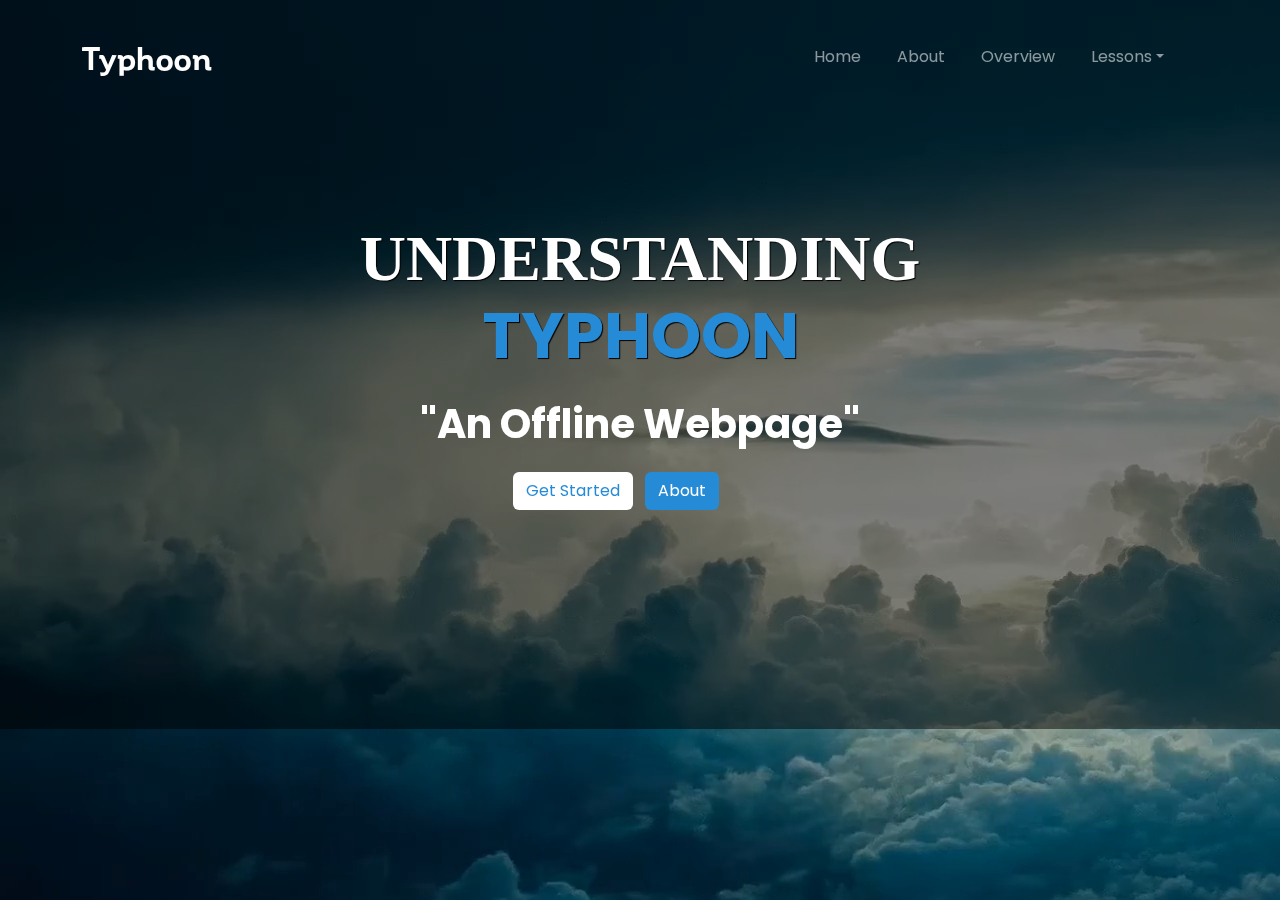
<file: index.html>
<!DOCTYPE html>
<html lang="en">
  <head>
    <meta charset="utf-8" />
    <meta name="viewport" content="width=device-width, initial-scale=1" />
    <title>Home | Typhoon</title>
    <link
      rel="stylesheet"
      href="https://cdnjs.cloudflare.com/ajax/libs/animate.css/4.1.1/animate.min.css"
    />
    <link
      href="https://cdn.jsdelivr.net/npm/bootstrap@5.3.3/dist/css/bootstrap.min.css"
      rel="stylesheet"
      integrity="sha384-QWTKZyjpPEjISv5WaRU9OFeRpok6YctnYmDr5pNlyT2bRjXh0JMhjY6hW+ALEwIH"
      crossorigin="anonymous"
    />
    <link rel="stylesheet" href="./styles/styles.css" />
  </head>
  <body>
    <video autoplay muted loop class="video-background">
      <source src="./vids/backgroundvideo.mp4" type="video/mp4" />
    </video>

    <div class="overlay">
      <nav class="navbar navbar-expand-lg navbar-dark bg-transparent">
        <div class="container-lg">
          <!-- LOGO -->
          <a class="navbar-brand fs-2 fw-bold logo" href="./">Typhoon</a>

          <!-- TOGGLE BTN -->
          <button
            class="navbar-toggler shadow-none border-0"
            type="button"
            data-bs-toggle="offcanvas"
            data-bs-target="#offcanvasNavbar"
            aria-controls="offcanvasNavbar"
            aria-label="Toggle navigation"
          >
            <span class="navbar-toggler-icon"></span>
          </button>

          <!-- SIDEBAR -->
          <div
            class="sidebar offcanvas offcanvas-start"
            tabindex="-1"
            id="offcanvasNavbar"
            aria-labelledby="offcanvasNavbarLabel"
          >
            <!-- SIDEBAR HEADER -->
            <div class="offcanvas-header text-white border-bottom">
              <h5
                class="offcanvas-title logo text-white"
                id="offcanvasNavbarLabel"
              >
                Typhoon
              </h5>
              <button
                type="button"
                class="btn-close btn-close-white"
                data-bs-dismiss="offcanvas"
                aria-label="Close"
              ></button>
            </div>
            <!-- SIDEBAR BODY -->
            <div class="offcanvas-body text-center">
              <ul class="navbar-nav justify-content-end fs-1 flex-grow-1 pe-3">
                <li class="nav-item">
                  <a class="nav-link social-link" href="./">Home</a>
                </li>
                <li class="nav-item">
                  <a class="nav-link social-link" href="./about.html">About</a>
                </li>
                <li class="nav-item">
                  <a class="nav-link social-link" href="./overview.html"
                    >Overview</a
                  >
                </li>
                <li class="nav-item dropdown">
                  <a
                    class="nav-link social-link dropdown-toggle"
                    href="#"
                    role="button"
                    data-bs-toggle="dropdown"
                    aria-expanded="false"
                    >Lessons</a
                  >
                  <ul class="dropdown-menu">
                    <li>
                      <a
                        class="dropdown-hover dropdown-item"
                        href="./lessonone.html"
                        >Lesson 1</a
                      >
                    </li>
                    <li>
                      <a
                        class="dropdown-hover dropdown-item"
                        href="./lessontwo.html"
                        >Lesson 2</a
                      >
                    </li>
                    <li>
                      <a
                        class="dropdown-hover dropdown-item"
                        href="./lessonthree.html"
                        >Lesson 3</a
                      >
                    </li>
                  </ul>
                </li>
              </ul>
            </div>
          </div>
        </div>
      </nav>

      <!-- HEADER  -->
      <section class="header-main">
        <div class="container-lg header-container text-white">
          <div class="row d-flex justify-content-center align-items-center">
            <div class="col-lg-7 text-lg-center">
              <h1
                class="animate__animated animate__fadeInLeft animate__delay-0.5s header-title fw-bold display-3"
              >
                UNDERSTANDING <span class="span-title-color-sd">TYPHOON</span>
              </h1>

              <h2
                class="animate__animated animate__fadeInLeft animate__delay-0.5s header-description my-4 header-tagline fw-bold fs-1"
              >
                "An Offline Webpage"
              </h2>

              <div
                class="animate__animated animate__fadeInLeft animate__delay-0.5s button-nav"
              >
                <a class="btn btn-started me-2" href="./quiz.html"
                  >Get Started</a
                >
                <a class="btn btn-about me-5" href="./about.html#about"
                  >About</a
                >
              </div>
            </div>
          </div>
        </div>
      </section>
    </div>

    <script
      src="https://cdn.jsdelivr.net/npm/bootstrap@5.3.3/dist/js/bootstrap.bundle.min.js"
      integrity="sha384-YvpcrYf0tY3lHB60NNkmXc5s9fDVZLESaAA55NDzOxhy9GkcIdslK1eN7N6jIeHz"
      crossorigin="anonymous"
    ></script>
  </body>
</html>
</file>
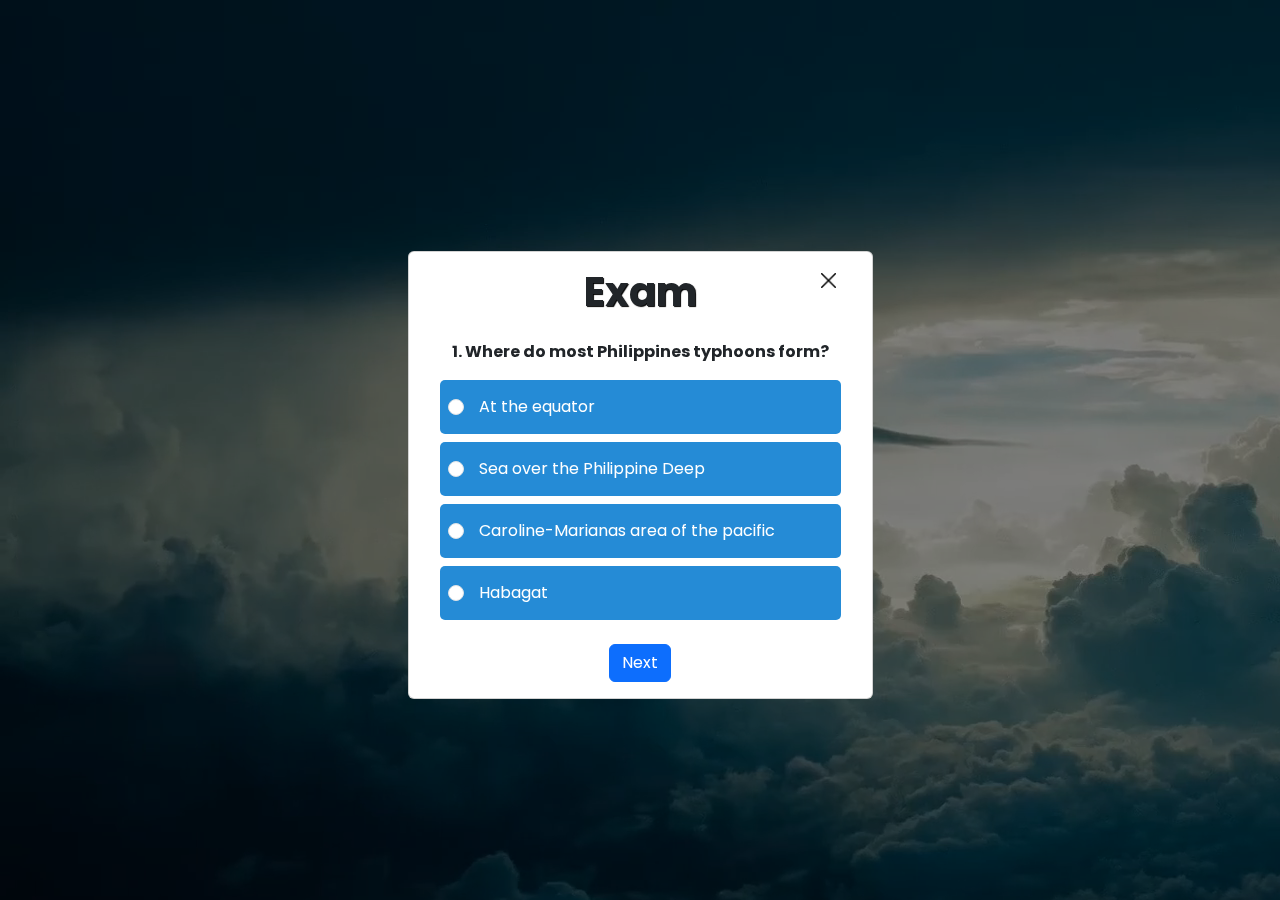
<file: exam.html>
<!DOCTYPE html>
<html lang="en">
  <head>
    <meta charset="UTF-8" />
    <meta name="viewport" content="width=device-width, initial-scale=1.0" />
    <title>Exam | Typhoon</title>
    <link
      rel="stylesheet"
      href="https://cdnjs.cloudflare.com/ajax/libs/animate.css/4.1.1/animate.min.css"
    />
    <link
      rel="stylesheet"
      href="https://stackpath.bootstrapcdn.com/bootstrap/4.5.2/css/bootstrap.min.css"
    />
    <link
      href="https://cdn.jsdelivr.net/npm/bootstrap@5.3.3/dist/css/bootstrap.min.css"
      rel="stylesheet"
      integrity="sha384-QWTKZyjpPEjISv5WaRU9OFeRpok6YctnYmDr5pNlyT2bRjXh0JMhjY6hW+ALEwIH"
      crossorigin="anonymous"
    />

    <link rel="stylesheet" href="./styles/styles.css" />
  </head>
  <body>
    <video autoplay muted loop class="video-background">
      <source src="./vids/backgroundvideo.mp4" type="video/mp4" />
    </video>
    <div
      class="animate__animated animate__pulse animate__delay-0.5s overlay h-100"
    >
      <div
        class="wrapper w-100 h-100 d-flex justify-content-center align-items-center"
      >
        <div class="container">
          <div class="card col-12 col-md-7 col-lg-5">
            <div class="card-body">
              <div class="header-title">
                <h1 class="card-title text-center fw-bold">Exam</h1>
                <a href="./lessonthree.html"
                  ><img class="close-icon" src="./icons/close.png" alt=""
                /></a>
              </div>
              <div id="question" class="text-center fw-bold py-3"></div>
              <div id="options"></div>
              <div
                id="checkAnswer"
                class="reveal-answer bg-success text-center text-white p-2 mx-auto"
                style="display: none"
              ></div>

              <div class="btns d-flex justify-content-between">
                <button
                  type="button"
                  id="nextButton"
                  class="btn btn-primary mt-3 d-block mx-auto"
                >
                  Next
                </button>
                <button
                  type="button"
                  id="tryAgainBtn"
                  class="btn btn-success mt-3 mx-auto"
                  style="display: none"
                >
                  Try again
                </button>
              </div>

              <div
                id="score"
                class="reveal-score text-center text-black p-2 mx-auto fs-4 mt-4"
                style="display: none"
              ></div>
            </div>
          </div>
        </div>
      </div>
    </div>

    <!-- MODAL -->
    <script src="./animate.js"></script>
    <script src="./exam.js"></script>
    <script
      src="https://cdn.jsdelivr.net/npm/bootstrap@5.3.3/dist/js/bootstrap.bundle.min.js"
      integrity="sha384-YvpcrYf0tY3lHB60NNkmXc5s9fDVZLESaAA55NDzOxhy9GkcIdslK1eN7N6jIeHz"
      crossorigin="anonymous"
    ></script>
  </body>
</html>
</file>
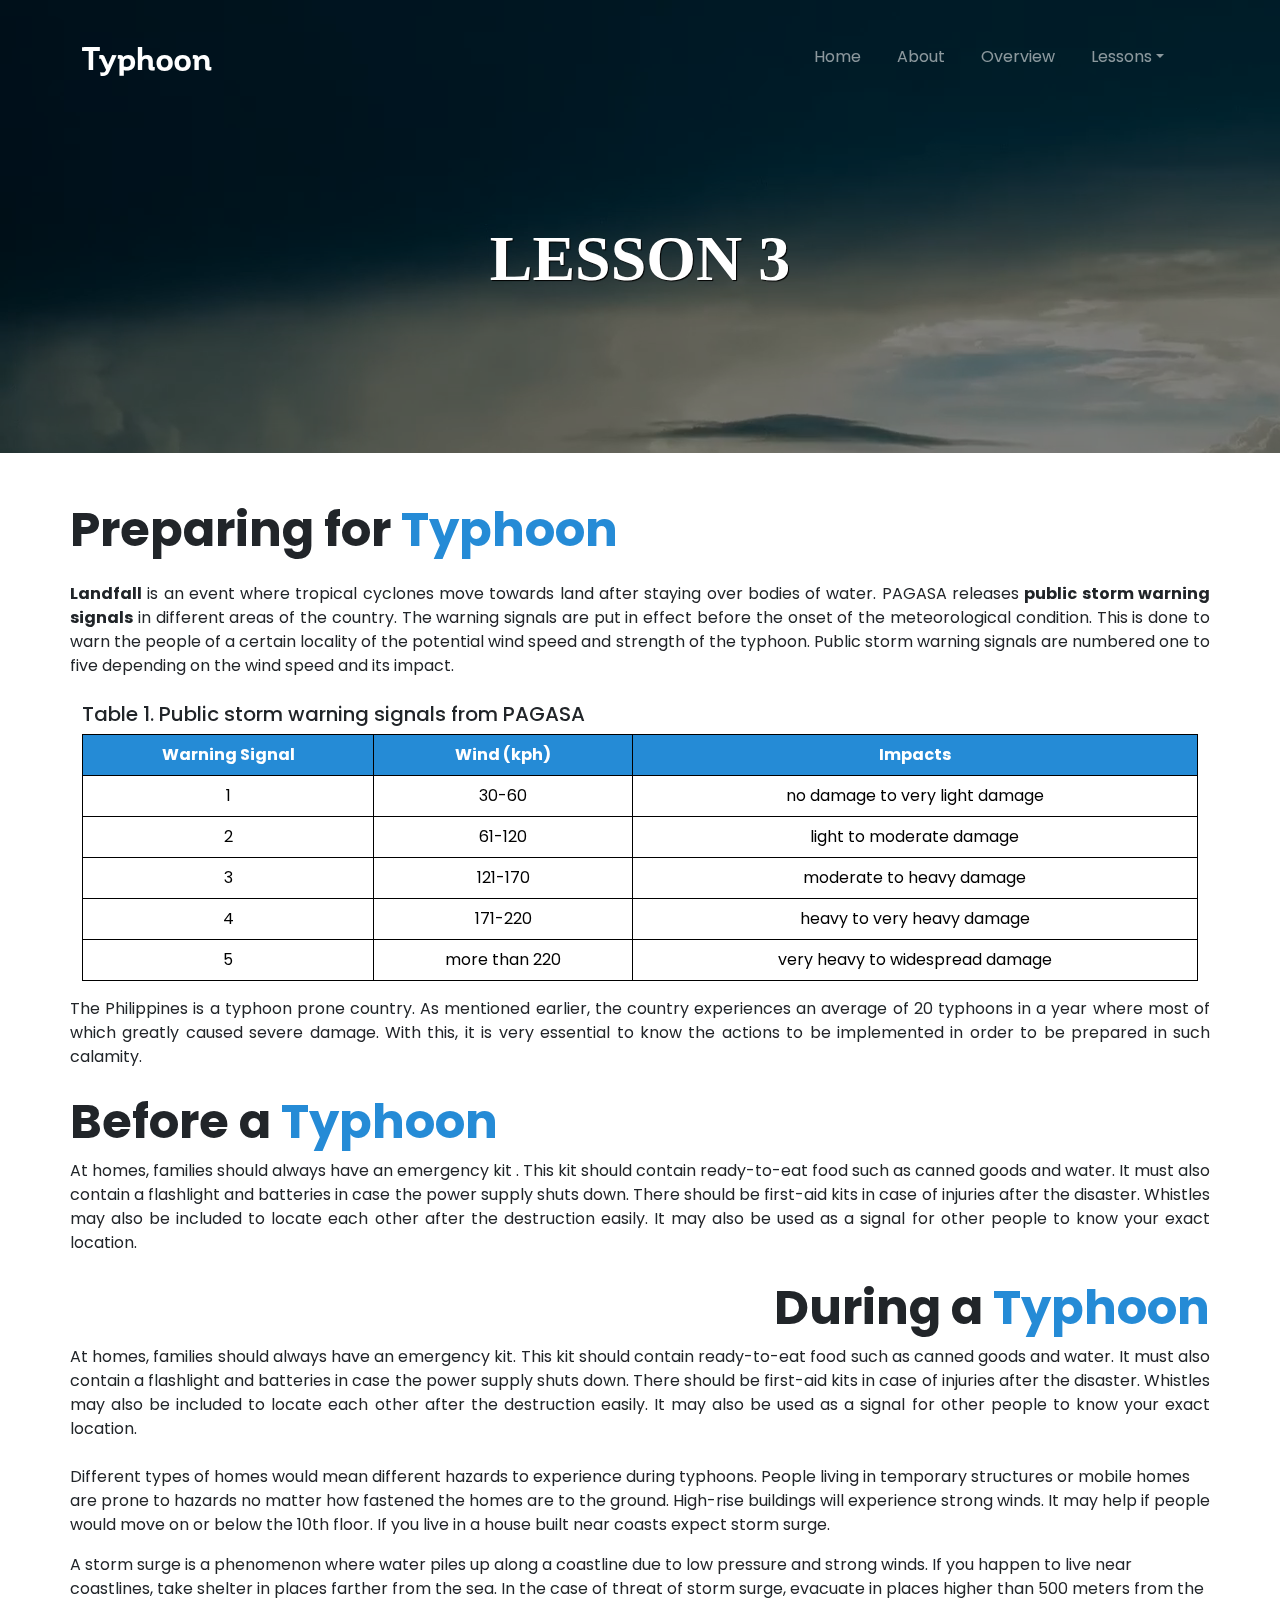
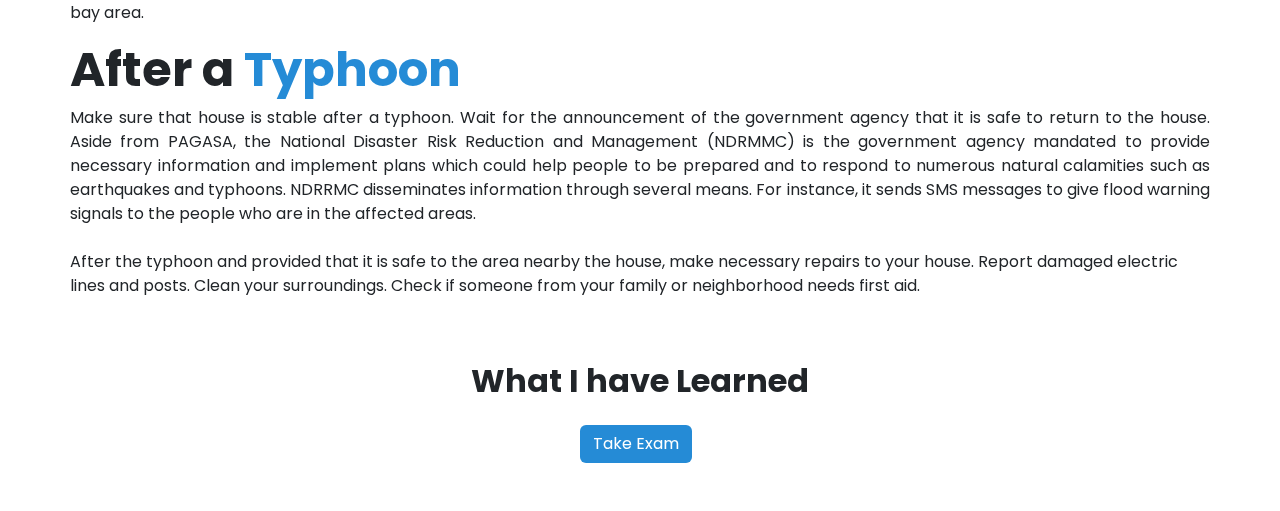
<file: lessonthree.html>
<!DOCTYPE html>
<html lang="en">
  <head>
    <meta charset="utf-8" />
    <meta name="viewport" content="width=device-width, initial-scale=1" />
    <title>About | Typhoon</title>
    <link
      rel="stylesheet"
      href="https://cdnjs.cloudflare.com/ajax/libs/animate.css/4.1.1/animate.min.css"
    />
    <link
      href="https://cdn.jsdelivr.net/npm/bootstrap@5.3.3/dist/css/bootstrap.min.css"
      rel="stylesheet"
      integrity="sha384-QWTKZyjpPEjISv5WaRU9OFeRpok6YctnYmDr5pNlyT2bRjXh0JMhjY6hW+ALEwIH"
      crossorigin="anonymous"
    />
    <link rel="stylesheet" href="./styles/styles.css" />
  </head>
  <body>
    <video autoplay muted loop class="video-background">
      <source src="./vids/backgroundvideo.mp4" type="video/mp4" />
    </video>

    <div class="overlay">
      <nav class="navbar navbar-expand-lg navbar-dark bg-transparent">
        <div class="container-lg">
          <!-- LOGO -->
          <a class="navbar-brand fs-2 fw-bold logo" href="./">Typhoon</a>

          <!-- TOGGLE BTN -->
          <button
            class="navbar-toggler shadow-none border-0"
            type="button"
            data-bs-toggle="offcanvas"
            data-bs-target="#offcanvasNavbar"
            aria-controls="offcanvasNavbar"
            aria-label="Toggle navigation"
          >
            <span class="navbar-toggler-icon"></span>
          </button>

          <!-- SIDEBAR -->
          <div
            class="sidebar offcanvas offcanvas-start"
            tabindex="-1"
            id="offcanvasNavbar"
            aria-labelledby="offcanvasNavbarLabel"
          >
            <!-- SIDEBAR HEADER -->
            <div class="offcanvas-header text-white border-bottom">
              <h5
                class="offcanvas-title logo text-white"
                id="offcanvasNavbarLabel"
              >
                Typhoon
              </h5>
              <button
                type="button"
                class="btn-close btn-close-white"
                data-bs-dismiss="offcanvas"
                aria-label="Close"
              ></button>
            </div>
            <!-- SIDEBAR BODY -->
            <div class="offcanvas-body">
              <ul class="navbar-nav justify-content-end fs-1 flex-grow-1 pe-3">
                <li class="nav-item">
                  <a class="nav-link social-link" href="./">Home</a>
                </li>
                <li class="nav-item">
                  <a class="nav-link social-link" href="./about.html">About</a>
                </li>
                <li class="nav-item">
                  <a class="nav-link social-link" href="./overview.html"
                    >Overview</a
                  >
                </li>
                <li class="nav-item dropdown">
                  <a
                    class="nav-link social-link dropdown-toggle"
                    href="#"
                    role="button"
                    data-bs-toggle="dropdown"
                    aria-expanded="false"
                    >Lessons</a
                  >
                  <ul class="dropdown-menu">
                    <li>
                      <a
                        class="dropdown-hover dropdown-item"
                        href="./lessonone.html"
                        >Lesson 1</a
                      >
                    </li>
                    <li>
                      <a
                        class="dropdown-hover dropdown-item"
                        href="./lessontwo.html"
                        >Lesson 2</a
                      >
                    </li>
                    <li>
                      <a
                        class="dropdown-hover dropdown-item"
                        href="./lessonthree.html"
                        >Lesson 3</a
                      >
                    </li>
                  </ul>
                </li>
              </ul>
            </div>
          </div>
        </div>
      </nav>

      <!-- HEADER  -->
      <section
        class="header d-flex justify-content-center align-items-center d-lg-flex justify-content-center align-items-center"
      >
        <div class="container-lg header-container">
          <div class="row d-lg-flex justify-content-center">
            <div class="col-lg-7 text-lg-center">
              <h1 class="header-title fw-bold display-3 text-white">
                LESSON 3
              </h1>
            </div>
          </div>
        </div>
      </section>
    </div>

    <section class="content about-content" id="about">
      <div class="wrapper bg-white">
        <div class="container-lg">
          <div class="row">
            <div class="col px-4 pt-5 p-lg-0 pt-lg-5">
              <div class="wrapper">
                <h2 class="content-title fw-bold display-5">
                  Preparing for <span class="span-title-color">Typhoon</span>
                </h2>
                <p
                  class="animate__animated animated-element about-description my-4"
                >
                  <strong>Landfall</strong> is an event where tropical cyclones
                  move towards land after staying over bodies of water. PAGASA
                  releases <strong>public storm warning signals</strong> in
                  different areas of the country. The warning signals are put in
                  effect before the onset of the meteorological condition. This
                  is done to warn the people of a certain locality of the
                  potential wind speed and strength of the typhoon. Public storm
                  warning signals are numbered one to five depending on the wind
                  speed and its impact.
                </p>
              </div>
            </div>
          </div>
          <div class="row">
            <div class="col">
              <div class="caption">
                <h5>Table 1. Public storm warning signals from PAGASA</h5>
              </div>
              <table class="table text-center border border-black">
                <thead>
                  <tr>
                    <th
                      class="border border-black border-end thead-tb-bg"
                      style="background-color: #258bd6; color: #fff"
                    >
                      Warning Signal
                    </th>
                    <th
                      class="border border-black border-end"
                      style="background-color: #258bd6; color: #fff"
                    >
                      Wind (kph)
                    </th>
                    <th
                      class="border border-black border-end"
                      style="background-color: #258bd6; color: #fff"
                    >
                      Impacts
                    </th>
                  </tr>
                </thead>
                <tbody>
                  <tr>
                    <td class="border border-black border-end">1</td>
                    <td class="border border-black border-end">30-60</td>
                    <td class="border border-black border-end">
                      no damage to very light damage
                    </td>
                  </tr>
                  <tr>
                    <td class="border border-black border-end">2</td>
                    <td class="border border-black border-end">61-120</td>
                    <td class="border border-black border-end">
                      light to moderate damage
                    </td>
                  </tr>
                  <tr>
                    <td class="border border-black border-end">3</td>
                    <td class="border border-black border-end">121-170</td>
                    <td class="border border-black border-end">
                      moderate to heavy damage
                    </td>
                  </tr>
                  <tr>
                    <td class="border border-black border-end">4</td>
                    <td class="border border-black border-end">171-220</td>
                    <td class="border border-black border-end">
                      heavy to very heavy damage
                    </td>
                  </tr>
                  <tr>
                    <td class="border border-black border-end">5</td>
                    <td class="border border-black border-end">
                      more than 220
                    </td>
                    <td class="border border-black border-end">
                      very heavy to widespread damage
                    </td>
                  </tr>
                </tbody>
              </table>
            </div>
          </div>
          <div class="row">
            <div class="col px-4 p-lg-0">
              <div class="wrapper">
                <p
                  class="animate__animated animated-element about-description mb-4"
                >
                  The Philippines is a typhoon prone country. As mentioned
                  earlier, the country experiences an average of 20 typhoons in
                  a year where most of which greatly caused severe damage. With
                  this, it is very essential to know the actions to be
                  implemented in order to be prepared in such calamity.
                </p>
                <div class="before">
                  <h2
                    class="content-title fw-bold display-5 text-center text-lg-start"
                  >
                    Before a <span class="span-title-color">Typhoon</span>
                  </h2>
                  <p
                    class="animate__animated animated-element about-description mb-4"
                  >
                    At homes, families should always have an emergency kit .
                    This kit should contain ready-to-eat food such as canned
                    goods and water. It must also contain a flashlight and
                    batteries in case the power supply shuts down. There should
                    be first-aid kits in case of injuries after the disaster.
                    Whistles may also be included to locate each other after the
                    destruction easily. It may also be used as a signal for
                    other people to know your exact location.
                  </p>
                </div>
                <div class="during-typhoon">
                  <h2
                    class="content-title fw-bold display-5 text-center text-lg-end"
                  >
                    During a <span class="span-title-color">Typhoon</span>
                  </h2>
                  <p
                    class="animate__animated animated-element about-description mb-4"
                  >
                    At homes, families should always have an emergency kit. This
                    kit should contain ready-to-eat food such as canned goods
                    and water. It must also contain a flashlight and batteries
                    in case the power supply shuts down. There should be
                    first-aid kits in case of injuries after the disaster.
                    Whistles may also be included to locate each other after the
                    destruction easily. It may also be used as a signal for
                    other people to know your exact location.
                  </p>
                  <p class="animate__animated animated-element">
                    Different types of homes would mean different hazards to
                    experience during typhoons. People living in temporary
                    structures or mobile homes are prone to hazards no matter
                    how fastened the homes are to the ground. High-rise
                    buildings will experience strong winds. It may help if
                    people would move on or below the 10th floor. If you live in
                    a house built near coasts expect storm surge.
                  </p>
                  <p class="animate__animated animated-element">
                    A storm surge is a phenomenon where water piles up along a
                    coastline due to low pressure and strong winds. If you
                    happen to live near coastlines, take shelter in places
                    farther from the sea. In the case of threat of storm surge,
                    evacuate in places higher than 500 meters from the bay area.
                  </p>
                </div>
                <div class="after-typhoon">
                  <h2
                    class="content-title fw-bold display-5 text-center text-lg-start"
                  >
                    After a <span class="span-title-color">Typhoon</span>
                  </h2>
                  <p
                    class="animate__animated animated-element about-description mb-4"
                  >
                    Make sure that house is stable after a typhoon. Wait for the
                    announcement of the government agency that it is safe to
                    return to the house. Aside from PAGASA, the National
                    Disaster Risk Reduction and Management (NDRMMC) is the
                    government agency mandated to provide necessary information
                    and implement plans which could help people to be prepared
                    and to respond to numerous natural calamities such as
                    earthquakes and typhoons. NDRRMC disseminates information
                    through several means. For instance, it sends SMS messages
                    to give flood warning signals to the people who are in the
                    affected areas.
                  </p>
                  <p class="animate__animated animated-element">
                    After the typhoon and provided that it is safe to the area
                    nearby the house, make necessary repairs to your house.
                    Report damaged electric lines and posts. Clean your
                    surroundings. Check if someone from your family or
                    neighborhood needs first aid.
                  </p>
                </div>
              </div>
            </div>
            <div class="col-12 px-4 p-lg-0 my-5 text-center">
              <div class="wrapper">
                <h2 class="content-title fw-bold fs-2 text-center mb-4">
                  What I have Learned
                </h2>
                <a class="btn btn-exam me-2" href="./exam.html">Take Exam</a>
              </div>
            </div>
          </div>
        </div>
      </div>
    </section>
    <script src="./animate.js"></script>
    <script
      src="https://cdn.jsdelivr.net/npm/bootstrap@5.3.3/dist/js/bootstrap.bundle.min.js"
      integrity="sha384-YvpcrYf0tY3lHB60NNkmXc5s9fDVZLESaAA55NDzOxhy9GkcIdslK1eN7N6jIeHz"
      crossorigin="anonymous"
    ></script>
  </body>
</html>
</file>
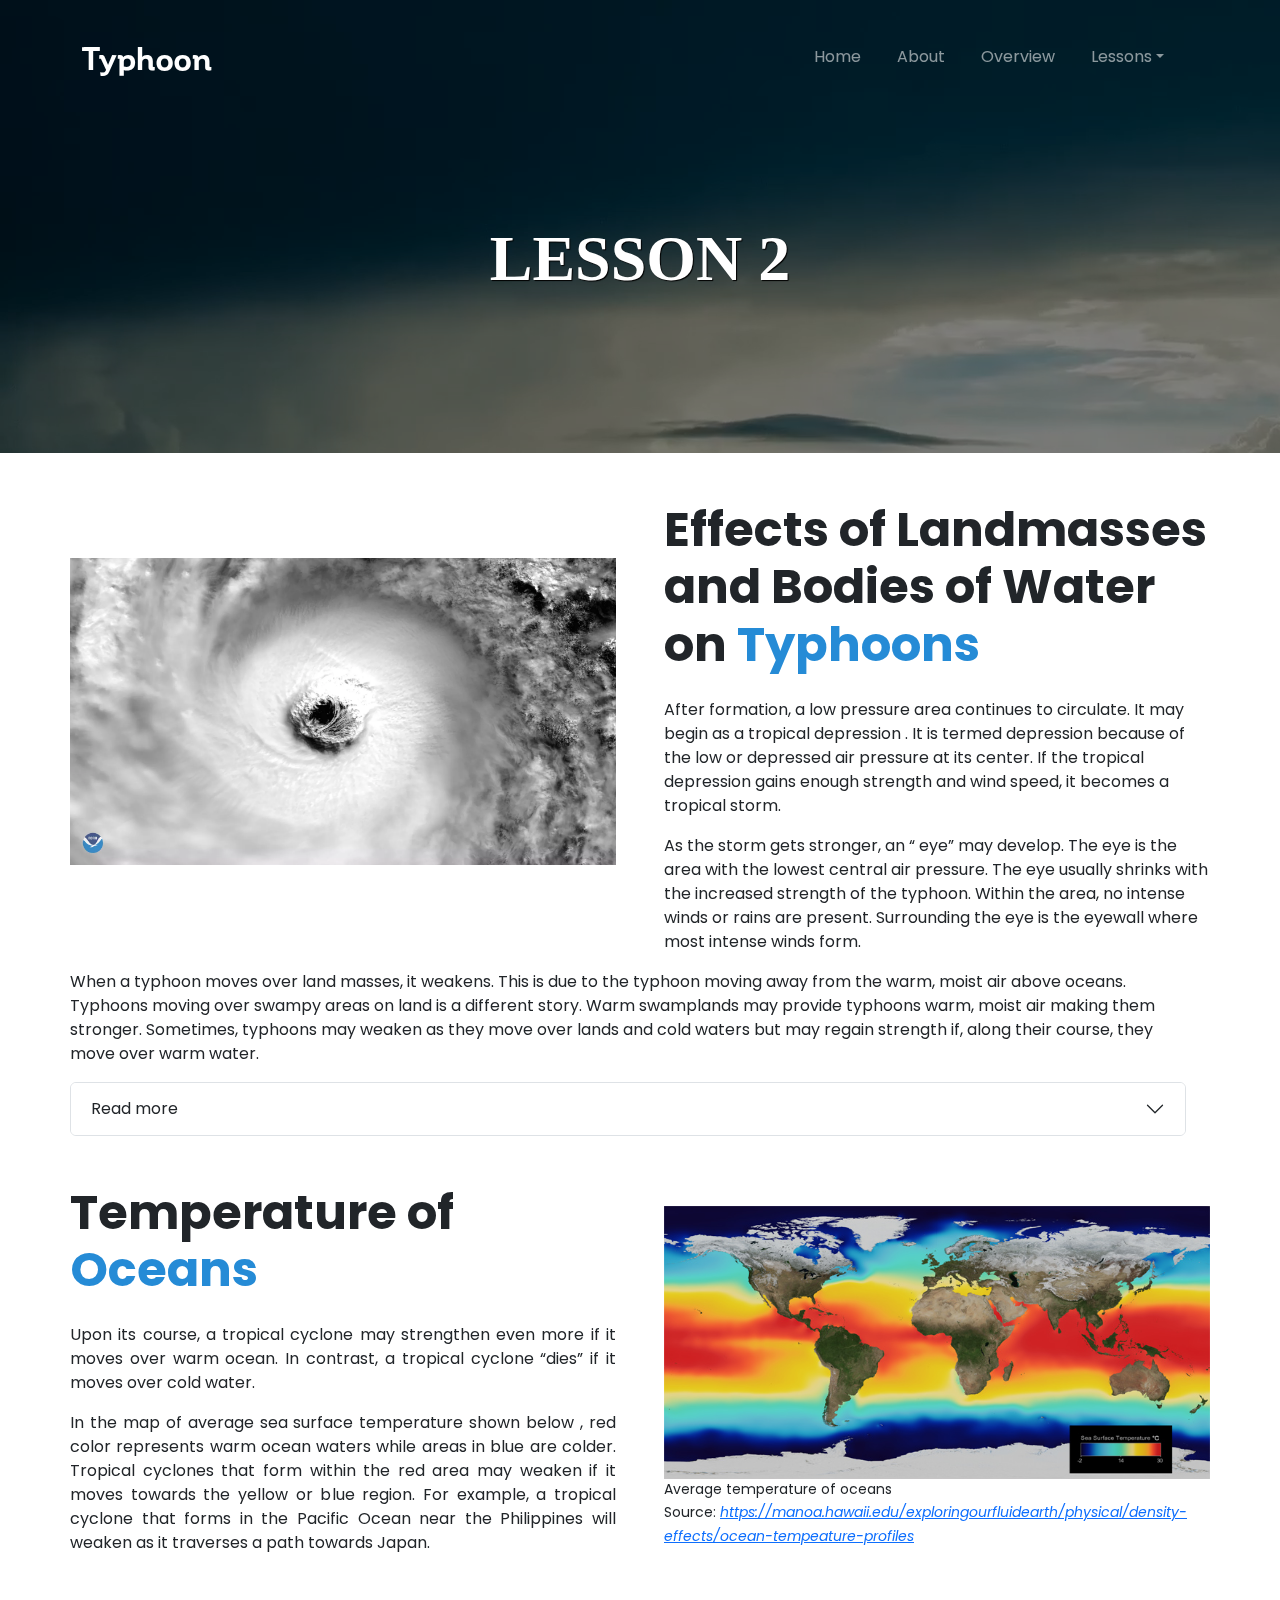
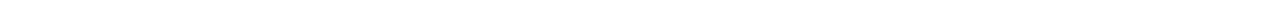
<file: lessontwo.html>
<!DOCTYPE html>
<html lang="en">
  <head>
    <meta charset="utf-8" />
    <meta name="viewport" content="width=device-width, initial-scale=1" />
    <title>About | Typhoon</title>
    <link
      rel="stylesheet"
      href="https://cdnjs.cloudflare.com/ajax/libs/animate.css/4.1.1/animate.min.css"
    />
    <link
      href="https://cdn.jsdelivr.net/npm/bootstrap@5.3.3/dist/css/bootstrap.min.css"
      rel="stylesheet"
      integrity="sha384-QWTKZyjpPEjISv5WaRU9OFeRpok6YctnYmDr5pNlyT2bRjXh0JMhjY6hW+ALEwIH"
      crossorigin="anonymous"
    />
    <link rel="stylesheet" href="./styles/styles.css" />
  </head>
  <body>
    <video autoplay muted loop class="video-background">
      <source src="./vids/backgroundvideo.mp4" type="video/mp4" />
    </video>

    <div class="overlay">
      <nav class="navbar navbar-expand-lg navbar-dark bg-transparent">
        <div class="container-lg">
          <!-- LOGO -->
          <a class="navbar-brand fs-2 fw-bold logo" href="./">Typhoon</a>

          <!-- TOGGLE BTN -->
          <button
            class="navbar-toggler shadow-none border-0"
            type="button"
            data-bs-toggle="offcanvas"
            data-bs-target="#offcanvasNavbar"
            aria-controls="offcanvasNavbar"
            aria-label="Toggle navigation"
          >
            <span class="navbar-toggler-icon"></span>
          </button>

          <!-- SIDEBAR -->
          <div
            class="sidebar offcanvas offcanvas-start"
            tabindex="-1"
            id="offcanvasNavbar"
            aria-labelledby="offcanvasNavbarLabel"
          >
            <!-- SIDEBAR HEADER -->
            <div class="offcanvas-header text-white border-bottom">
              <h5
                class="offcanvas-title logo text-white"
                id="offcanvasNavbarLabel"
              >
                Typhoon
              </h5>
              <button
                type="button"
                class="btn-close btn-close-white"
                data-bs-dismiss="offcanvas"
                aria-label="Close"
              ></button>
            </div>
            <!-- SIDEBAR BODY -->
            <div class="offcanvas-body">
              <ul class="navbar-nav justify-content-end fs-1 flex-grow-1 pe-3">
                <li class="nav-item">
                  <a class="nav-link social-link" href="./">Home</a>
                </li>
                <li class="nav-item">
                  <a class="nav-link social-link" href="./about.html">About</a>
                </li>
                <li class="nav-item">
                  <a class="nav-link social-link" href="./overview.html"
                    >Overview</a
                  >
                </li>
                <li class="nav-item dropdown">
                  <a
                    class="nav-link social-link dropdown-toggle"
                    href="#"
                    role="button"
                    data-bs-toggle="dropdown"
                    aria-expanded="false"
                    >Lessons</a
                  >
                  <ul class="dropdown-menu">
                    <li>
                      <a
                        class="dropdown-hover dropdown-item"
                        href="./lessonone.html"
                        >Lesson 1</a
                      >
                    </li>
                    <li>
                      <a
                        class="dropdown-hover dropdown-item"
                        href="./lessontwo.html"
                        >Lesson 2</a
                      >
                    </li>
                    <li>
                      <a
                        class="dropdown-hover dropdown-item"
                        href="./lessonthree.html"
                        >Lesson 3</a
                      >
                    </li>
                  </ul>
                </li>
              </ul>
            </div>
          </div>
        </div>
      </nav>

      <!-- HEADER  -->
      <section
        class="header d-flex justify-content-center align-items-center d-lg-flex justify-content-center align-items-center"
      >
        <div class="container-lg header-container">
          <div class="row d-lg-flex justify-content-center">
            <div class="col-lg-7 text-lg-center">
              <h1 class="header-title fw-bold display-3 text-white">
                LESSON 2
              </h1>
            </div>
          </div>
        </div>
      </section>
    </div>
    <section class="content lesson2-content">
      <div class="wrapper bg-white">
        <div class="container-lg">
          <div class="row">
            <div class="col-lg-6 my-auto p-lg-0 px-4 pt-4 pe-lg-4">
              <img class="img-fluid" src="./assets/eye.webp" alt="" />
            </div>
            <div
              class="col-lg-6 px-4 pt-5 p-lg-0 ps-lg-4 pt-lg-5 d-lg-flex justify-content-center align-items-center"
            >
              <div class="wrapper">
                <h2 class="content-title fw-bold display-5">
                  Effects of Landmasses and Bodies of Water on
                  <span class="span-title-color">Typhoons</span>
                </h2>
                <div class="lesson2-description mt-4">
                  <p class="animate__animated animated-element">
                    After formation, a low pressure area continues to circulate.
                    It may begin as a tropical depression . It is termed
                    depression because of the low or depressed air pressure at
                    its center. If the tropical depression gains enough strength
                    and wind speed, it becomes a tropical storm.
                  </p>
                  <p class="animate__animated animated-element">
                    As the storm gets stronger, an “ eye” may develop. The eye
                    is the area with the lowest central air pressure. The eye
                    usually shrinks with the increased strength of the typhoon.
                    Within the area, no intense winds or rains are present.
                    Surrounding the eye is the eyewall where most intense winds
                    form.
                  </p>
                </div>
              </div>
            </div>
            <div class="col-12 p-lg-0 px-4 pe-lg-4">
              <p class="animate__animated animated-element">
                When a typhoon moves over land masses, it weakens. This is due
                to the typhoon moving away from the warm, moist air above
                oceans. Typhoons moving over swampy areas on land is a different
                story. Warm swamplands may provide typhoons warm, moist air
                making them stronger. Sometimes, typhoons may weaken as they
                move over lands and cold waters but may regain strength if,
                along their course, they move over warm water.
              </p>
            </div>
            <div
              class="col-12 p-lg-0 px-4 pe-lg-4 accordion"
              id="accordionExample"
            >
              <div class="accordion-item">
                <h2 class="accordion-header">
                  <button
                    class="accordion-button collapsed"
                    type="button"
                    data-bs-toggle="collapse"
                    data-bs-target="#collapseThree"
                    aria-expanded="false"
                    aria-controls="collapseThree"
                  >
                    Read more
                  </button>
                </h2>
                <div
                  id="collapseThree"
                  class="accordion-collapse collapse"
                  data-bs-parent="#accordionExample"
                >
                  <div class="accordion-body">
                    <div class="row">
                      <div
                        class="col-lg-6 px-4 pt-5 p-lg-0 pe-lg-4 d-lg-flex justify-content-center align-items-center"
                      >
                        <div class="wrapper">
                          <h2 class="content-title fw-bold display-5">
                            Rain Shadow Effect
                          </h2>
                          <div class="lesson2-description mt-4">
                            <p class="animate__animated animated-element">
                              Moreover, the presence of landmasses such as
                              mountains and mountain ranges could alter the
                              effect of rainfall in a given area. Rain shadow
                              effect is a phenomenon where one side of the
                              mountain experiences relatively lesser or no
                              amount of precipitation. Topographical features
                              like mountains act as barriers that reduce air
                              moisture in downside areas. Additionally,
                              mountains serve as barricades that hinder
                              precipitation which makes the other side
                              experience little rainfall. The side of the
                              mountain that relatively remains dry is called the
                              leeward side . The side of the mountain where the
                              wind blows and where most of the precipitation
                              goes is called the windward side.
                            </p>
                          </div>
                        </div>
                      </div>
                      <div class="col-lg-6 my-auto p-lg-0 px-4 pt-4 ps-lg-4">
                        <img
                          class="img-fluid"
                          src="./assets/mountain.png"
                          alt=""
                        />
                      </div>
                    </div>
                  </div>
                </div>
              </div>
            </div>
          </div>
          <div class="row">
            <div
              class="col-lg-6 px-4 pt-5 p-lg-0 pe-lg-4 py-lg-5 d-lg-flex justify-content-center align-items-center"
            >
              <div class="wrapper">
                <h2 class="content-title fw-bold display-5">
                  Temperature of <span class="span-title-color">Oceans</span>
                </h2>
                <div class="lesson1-description mt-4">
                  <p class="animate__animated animated-element">
                    Upon its course, a tropical cyclone may strengthen even more
                    if it moves over warm ocean. In contrast, a tropical cyclone
                    “dies” if it moves over cold water.
                  </p>
                  <p class="animate__animated animated-element" class="mb-0">
                    In the map of average sea surface temperature shown below ,
                    red color represents warm ocean waters while areas in blue
                    are colder. Tropical cyclones that form within the red area
                    may weaken if it moves towards the yellow or blue region.
                    For example, a tropical cyclone that forms in the Pacific
                    Ocean near the Philippines will weaken as it traverses a
                    path towards Japan.
                  </p>
                </div>
              </div>
            </div>
            <div class="col-lg-6 my-auto p-lg-0 px-4 pt-4 ps-lg-4 py-lg-5">
              <img class="img-fluid" src="./assets/temperature.jpg" alt="" />
              <small class="d-block">Average temperature of oceans</small>
              <small
                >Source:
                <a
                  class="d-inline fst-italic"
                  class="description"
                  href="https://manoa.hawaii.edu/exploringourfluidearth/physical/density-effects/ocean-tempeature-profiles"
                  >https://manoa.hawaii.edu/exploringourfluidearth/physical/density-effects/ocean-tempeature-profiles
                </a></small
              >
            </div>
          </div>
        </div>
      </div>
    </section>
    <script src="./animate.js"></script>
    <script
      src="https://cdn.jsdelivr.net/npm/bootstrap@5.3.3/dist/js/bootstrap.bundle.min.js"
      integrity="sha384-YvpcrYf0tY3lHB60NNkmXc5s9fDVZLESaAA55NDzOxhy9GkcIdslK1eN7N6jIeHz"
      crossorigin="anonymous"
    ></script>
  </body>
</html>
</file>
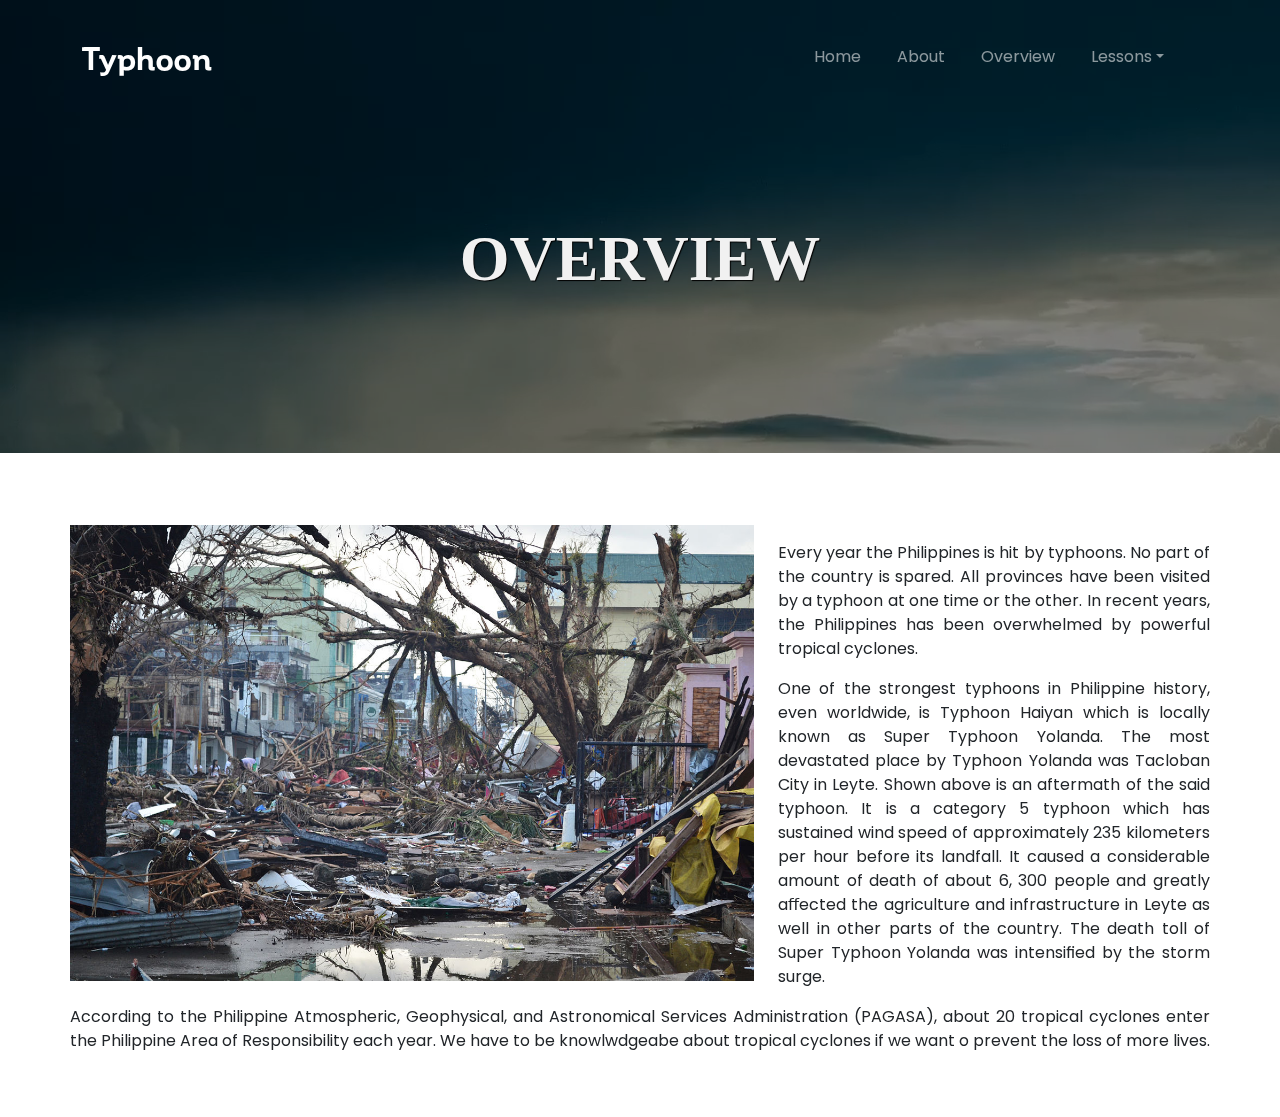
<file: overview.html>
<!DOCTYPE html>
<html lang="en">
  <head>
    <meta charset="utf-8" />
    <meta name="viewport" content="width=device-width, initial-scale=1" />
    <title>Overview | Typhoon</title>
    <link
      rel="stylesheet"
      href="https://cdnjs.cloudflare.com/ajax/libs/animate.css/4.1.1/animate.min.css"
    />
    <link
      href="https://cdn.jsdelivr.net/npm/bootstrap@5.3.3/dist/css/bootstrap.min.css"
      rel="stylesheet"
      integrity="sha384-QWTKZyjpPEjISv5WaRU9OFeRpok6YctnYmDr5pNlyT2bRjXh0JMhjY6hW+ALEwIH"
      crossorigin="anonymous"
    />
    <link rel="stylesheet" href="./styles/styles.css" />
  </head>
  <body>
    <video autoplay muted loop class="video-background">
      <source src="./vids/backgroundvideo.mp4" type="video/mp4" />
    </video>

    <div class="overlay">
      <nav class="navbar navbar-expand-lg navbar-dark bg-transparent">
        <div class="container-lg">
          <!-- LOGO -->
          <a class="navbar-brand fs-2 fw-bold logo" href="./">Typhoon</a>

          <!-- TOGGLE BTN -->
          <buttonS
            class="navbar-toggler shadow-none border-0"
            type="button"
            data-bs-toggle="offcanvas"
            data-bs-target="#offcanvasNavbar"
            aria-controls="offcanvasNavbar"
            aria-label="Toggle navigation"
          >
            <span class="navbar-toggler-icon"></span>
          </buttonS>

          <!-- SIDEBAR -->
          <div
            class="sidebar offcanvas offcanvas-start"
            tabindex="-1"
            id="offcanvasNavbar"
            aria-labelledby="offcanvasNavbarLabel"
          >
            <!-- SIDEBAR HEADER -->
            <div class="offcanvas-header text-white border-bottom">
              <h5
                class="offcanvas-title logo text-white"
                id="offcanvasNavbarLabel"
              >
                Typhoon
              </h5>
              <button
                type="button"
                class="btn-close btn-close-white"
                data-bs-dismiss="offcanvas"
                aria-label="Close"
              ></button>
            </div>
            <!-- SIDEBAR BODY -->
            <div class="offcanvas-body">
              <ul class="navbar-nav justify-content-end fs-1 flex-grow-1 pe-3">
                <li class="nav-item">
                  <a class="nav-link social-link" href="./">Home</a>
                </li>
                <li class="nav-item">
                  <a class="nav-link social-link" href="./about.html">About</a>
                </li>
                <li class="nav-item">
                  <a class="nav-link social-link" href="./overview.html"
                    >Overview</a
                  >
                </li>
                <li class="nav-item dropdown">
                  <a
                    class="nav-link social-link dropdown-toggle"
                    href="#"
                    role="button"
                    data-bs-toggle="dropdown"
                    aria-expanded="false"
                    >Lessons</a
                  >
                  <ul class="dropdown-menu">
                    <li>
                      <a
                        class="dropdown-hover dropdown-item"
                        href="./lessonone.html"
                        >Lesson 1</a
                      >
                    </li>
                    <li>
                      <a
                        class="dropdown-hover dropdown-item"
                        href="./lessontwo.html"
                        >Lesson 2</a
                      >
                    </li>
                    <li>
                      <a
                        class="dropdown-hover dropdown-item"
                        href="./lessonthree.html"
                        >Lesson 3</a
                      >
                    </li>
                  </ul>
                </li>
              </ul>
            </div>
          </div>
        </div>
      </nav>

      <!-- BANNER -->
      <section
        class="header d-flex justify-content-center align-items-center d-lg-flex justify-content-center align-items-center"
      >
        <div class="container-lg header-container">
          <div class="row d-lg-flex justify-content-center">
            <div class="col-lg-7 text-lg-center">
              <h1 class="header-title fw-bold display-3">OVERVIEW</h1>
            </div>
          </div>
        </div>
      </section>
    </div>

    <section class="content overview-content">
      <div class="wrapper bg-white">
        <div class="container-lg">
          <div class="row">
            <div class="col px-4 pt-4 p-lg-0 py-lg-5">
              <div class="overview-main mt-4">
                <img
                  class="w-sm-100-modify w-lg-50-modify float-lg-start me-lg-4 mb-lg-4"
                  src="./assets/tacloban.jpg"
                  alt=""
                />
                <div class="overview-description mt-4">
                  <div class="wrapper pt-3">
                    <p class="animate__animated animated-element">
                      Every year the Philippines is hit by typhoons. No part of
                      the country is spared. All provinces have been visited by
                      a typhoon at one time or the other. In recent years, the
                      Philippines has been overwhelmed by powerful tropical
                      cyclones.
                    </p>
                    <p class="animate__animated animated-element">
                      One of the strongest typhoons in Philippine history, even
                      worldwide, is Typhoon Haiyan which is locally known as
                      Super Typhoon Yolanda. The most devastated place by
                      Typhoon Yolanda was Tacloban City in Leyte. Shown above is
                      an aftermath of the said typhoon. It is a category 5
                      typhoon which has sustained wind speed of approximately
                      235 kilometers per hour before its landfall. It caused a
                      considerable amount of death of about 6, 300 people and
                      greatly aﬀected the agriculture and infrastructure in
                      Leyte as well in other parts of the country. The death
                      toll of Super Typhoon Yolanda was intensiﬁed by the storm
                      surge.
                    </p>
                    <p class="animate__animated animated-element">
                      According to the Philippine Atmospheric, Geophysical, and
                      Astronomical Services Administration (PAGASA), about 20
                      tropical cyclones enter the Philippine Area of
                      Responsibility each year. We have to be knowlwdgeabe about
                      tropical cyclones if we want o prevent the loss of more
                      lives.
                    </p>
                  </div>
                </div>
              </div>
            </div>
          </div>
        </div>
      </div>
    </section>
    <script src="./animate.js"></script>
    <script
      src="https://cdn.jsdelivr.net/npm/bootstrap@5.3.3/dist/js/bootstrap.bundle.min.js"
      integrity="sha384-YvpcrYf0tY3lHB60NNkmXc5s9fDVZLESaAA55NDzOxhy9GkcIdslK1eN7N6jIeHz"
      crossorigin="anonymous"
    ></script>
  </body>
</html>
</file>
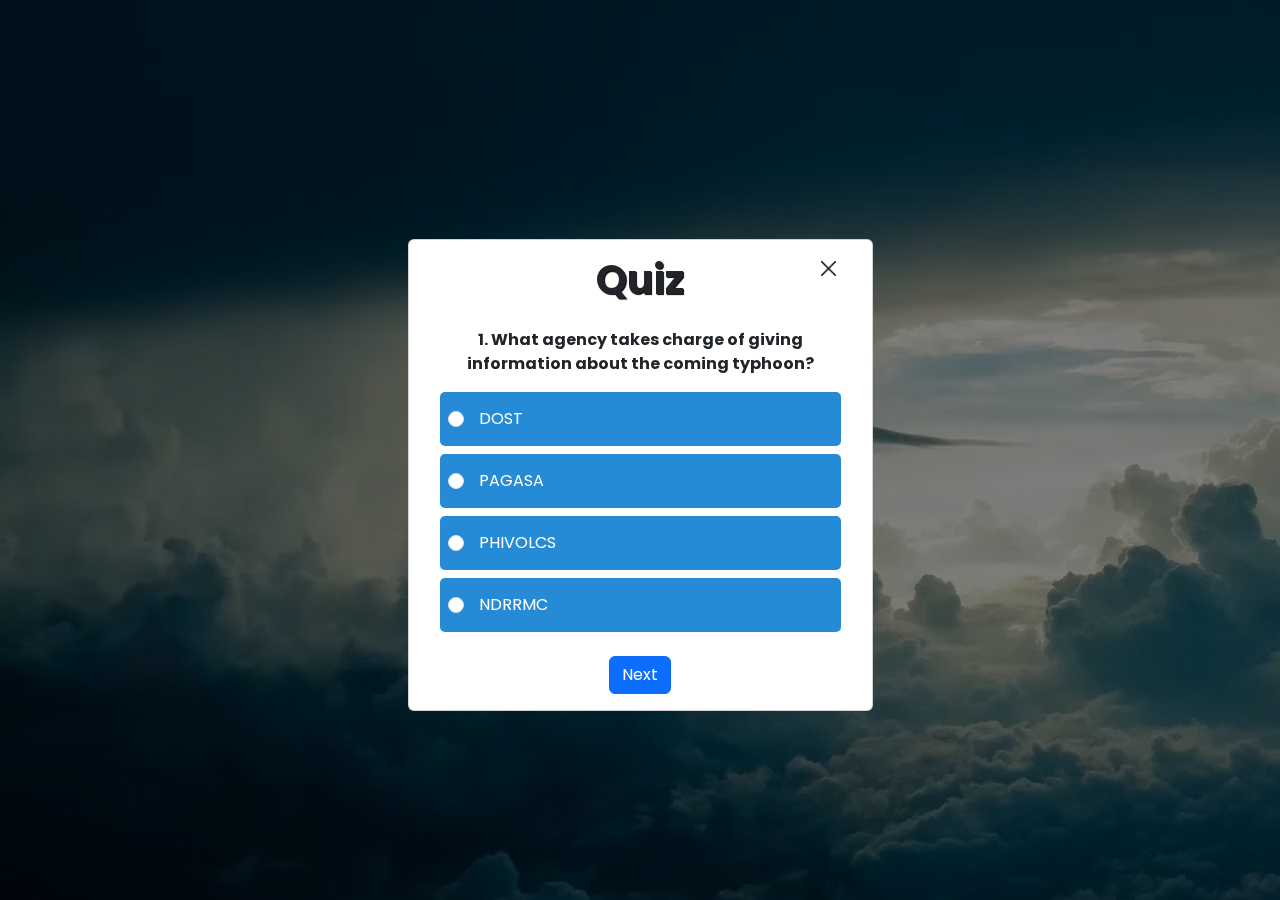
<file: quiz.html>
<!DOCTYPE html>
<html lang="en">
  <head>
    <meta charset="UTF-8" />
    <meta name="viewport" content="width=device-width, initial-scale=1.0" />
    <title>Quiz | Typhoon</title>
    <link
      rel="stylesheet"
      href="https://cdnjs.cloudflare.com/ajax/libs/animate.css/4.1.1/animate.min.css"
    />
    <link
      rel="stylesheet"
      href="https://stackpath.bootstrapcdn.com/bootstrap/4.5.2/css/bootstrap.min.css"
    />
    <link
      href="https://cdn.jsdelivr.net/npm/bootstrap@5.3.3/dist/css/bootstrap.min.css"
      rel="stylesheet"
      integrity="sha384-QWTKZyjpPEjISv5WaRU9OFeRpok6YctnYmDr5pNlyT2bRjXh0JMhjY6hW+ALEwIH"
      crossorigin="anonymous"
    />

    <link rel="stylesheet" href="./styles/styles.css" />
  </head>
  <body>
    <video autoplay muted loop class="video-background">
      <source src="./vids/backgroundvideo.mp4" type="video/mp4" />
    </video>
    <div
      class="animate__animated animate__pulse animate__delay-0.5s overlay h-100"
    >
      <div
        class="wrapper w-100 h-100 d-flex justify-content-center align-items-center"
      >
        <div class="container">
          <div class="card col-12 col-md-7 col-lg-5">
            <div class="card-body">
              <div class="header-title">
                <h1 class="card-title text-center fw-bold">Quiz</h1>
                <a href="./overview.html"
                  ><img class="close-icon" src="./icons/close.png" alt=""
                /></a>
              </div>
              <div id="question" class="text-center fw-bold py-3"></div>
              <div id="options"></div>
              <div
                id="checkAnswer"
                class="reveal-answer bg-success text-center text-white p-2 mx-auto"
                style="display: none"
              ></div>

              <div class="btns d-flex justify-content-between">
                <button
                  type="button"
                  id="nextButton"
                  class="btn btn-primary mt-3 d-block mx-auto"
                >
                  Next
                </button>
                <button
                  type="button"
                  id="tryAgainBtn"
                  class="btn btn-success mt-3 mx-auto"
                  style="display: none"
                >
                  Try again
                </button>
              </div>

              <div
                id="score"
                class="reveal-score text-center text-black p-2 mx-auto fs-4 mt-4"
                style="display: none"
              ></div>
            </div>
          </div>
        </div>
      </div>
    </div>

    <!-- MODAL -->
    <script src="./animate.js"></script>
    <script src="./quiz.js"></script>
    <script
      src="https://cdn.jsdelivr.net/npm/bootstrap@5.3.3/dist/js/bootstrap.bundle.min.js"
      integrity="sha384-YvpcrYf0tY3lHB60NNkmXc5s9fDVZLESaAA55NDzOxhy9GkcIdslK1eN7N6jIeHz"
      crossorigin="anonymous"
    ></script>
  </body>
</html>
</file>
<file: styles/styles.css>
@import url("https://fonts.googleapis.com/css2?family=Poppins:wght@300;400;500;600;700;800;900&display=swap");

/* FONTS */

@font-face {
  font-family: "Corporative";
  src: url("/fonts/corporative/CorporativeRegular.woff2") format("woff2");
  font-weight: normal; /* Regular */
}

@font-face {
  font-family: "Corporative";
  src: url("/fonts/corporative/CorporativeMedium.woff") format("woff");
  font-weight: 500; /* Medium */
}

@font-face {
  font-family: "Corporative";
  src: url("/fonts/corporative/CorporativeBold.woff") format("woff");
  font-weight: bold; /* Bold */
}

@font-face {
  font-family: "Montserrat";
  src: url("/fonts/montserrat/montserrat.regular.ttf") format("tff");
  font-weight: normal; /* Bold */
}

@font-face {
  font-family: "Montserrat";
  src: url("/fonts/montserrat/montserrat.bold.ttf") format("tff");
  font-weight: bold; /* Bold */
}

* {
  font-family: "Poppins";
}

img {
  display: block;
  width: 100%;
}

.cyclone {
  width: 100%;
  height: auto;
}

html,
body {
  height: 100%;
  margin: 0;
  padding: 0;
}

.overlay {
  background: rgba(0, 0, 0, 0.5);
  color: #f1f1f1;
  width: 100%;
  padding: 20px;
}

.video-background {
  position: fixed;
  top: 0;
  min-width: 100%;
  z-index: -1000;
}

/* NAVBAR */
.logo {
  font-family: "Corporative";
  /* text-shadow: 1px 1px 1px #000; */
}

.social-link {
  font-family: "Poppins";
  font-size: medium;
  /* text-shadow: 1px 1px 1px #000; */
  margin-inline: 10px;
}

.social-link:hover {
  color: #258bd6;
}

.dropdown-hover:hover {
  color: #258bd6;
  background-color: transparent;
}

/* HEADER */
.header-main {
  height: 615px;
}

.header-container {
  padding-block: 127px;
}

.header-title,
.outcomes-title,
.outcome {
  font-family: "Montserrat";
  text-shadow: 1px 1px 1px #000;
}

.title-color-sd {
  color: #fff;
  text-shadow: 1px 1px 1px #000;
}

.span-title-color-sd {
  color: #258bd6;
  text-shadow: 1px 1px 1px #000;
}

.span-title-color {
  color: #258bd6;
}

/* HOME */
.about-description,
.card-description,
.overview-description,
.overview-main,
.lesson1-description,
.description {
  text-align: justify;
}

.btn-readmore {
  border: 1px solid #258bd6;
  color: #258bd6;
}

.btn-readmore:hover {
  background-color: #258bd6;
  color: #fff;
}

/* TABLE */
.thead-tb-bg {
  background-color: #258bd6;
  color: #fff;
}

/* BUTTON NAV  */
.btn {
  font-family: "Poppins";
}

.btn-about {
  background-color: #258bd6;
  color: #fff;

  transition: 0.5s;
}

.btn-about:hover {
  background-color: #fff;
  color: #258bd6;
}

.btn-started {
  /* border: 1px solid #fff; */
  background-color: #fff;
  color: #258bd6;
  transition: 0.5s;
}

.btn-started:hover {
  background-color: #258bd6;
}

.btn-exam {
  background-color: #258bd6;
  color: #fff;
  transition: 0.5s;
}

.btn-exam:hover {
  background-color: #fff;
  color: #258bd6;
  border: 1px solid #258bd6;
}

/* MAIN CONTENT */

/* ABOUT*/
.bg-img-hongkong {
  object-fit: cover;
  object-position: 100% 80%;
}

.background-img-carousel {
  object-fit: cover;
  object-position: 100% 60%;
}

/* CAROUSEL */

/* QUIZ */
.container {
  margin-top: 50px;
}
.card {
  width: 500px;
  margin: 0 auto;
}

.items {
  color: #258bd6;
  border: 1px solid gray;
}

.form-check {
  position: relative;
  background-color: #258bd6;
  color: #fff;
  margin-bottom: 8px;
  border-radius: 5px;
}

.form-check-label {
  position: relative;
  width: 100%;
  height: auto;
  padding: 15px;
}

.form-check-input {
  position: absolute;
  cursor: pointer;
  left: 8%;
  bottom: 36%;
}

.reveal-answer {
  width: 45%;
  /* padding-inline: 40px; */
}

.reveal-score {
  width: 45%;
  /* padding-inline: 40px; */
}

/* ICONS */
.header-title {
  position: relative;
}
.close-icon {
  padding: 5px;
  cursor: pointer;
  width: 25px;
  height: 25px;
  position: absolute;
  top: 0;
  right: 0;
  transition: 0.3s;
}

.close-icon:hover {
  background-color: rgba(0, 0, 0, 0.1);
}

@media (max-width: 576px) {
  .w-sm-100-modify {
    width: 100%;
  }
}

@media (max-width: 991px) {
  .sidebar {
    background-color: rgb(255, 255, 255, 0.15);
    backdrop-filter: blur(10px);
  }
}

@media (min-width: 992px) {
  .w-lg-50-modify {
    width: 60%;
  }
}

@media (max-width: 1200px) {
  .fs-lg-4 {
    font-size: 1rem;
  }
}
</file>
